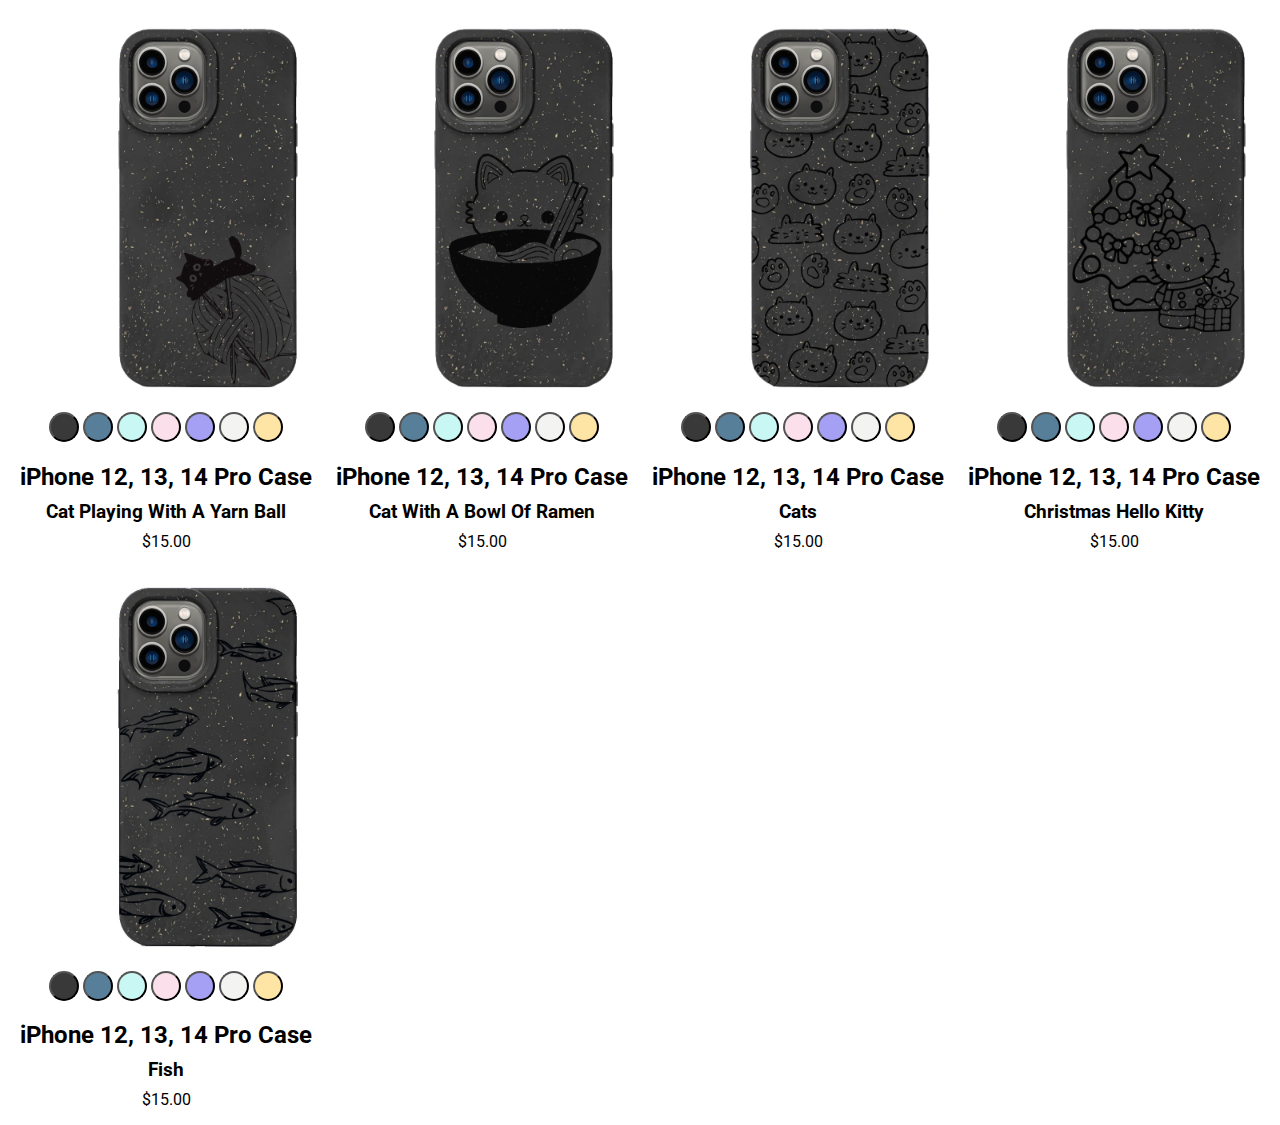
<file: index.html>
<!DOCTYPE html>
<html lang="en">
  <head>
    <meta charset="UTF-8" />
    <meta name="viewport" content="width=device-width, initial-scale=1.0" />
    <title>Document</title>
    <link rel="stylesheet" href="style.css" />
  </head>
  <body>
    <div class="container">
      <div class="wrapper">
        <div class="picture-container">
          <a href="catball.html">
            <img
              src="cat on yarn ball/black yarn.png"
              id="cat-yarn"
              alt="phone case with design"
            />
          </a>
        </div>
        <div class="buttons-container">
          <button class="black" id="black-cat-yarn"></button>
          <button class="blue" id="blue-cat-yarn"></button>
          <button class="mint" id="mint-cat-yarn"></button>
          <button class="pink" id="pink-cat-yarn"></button>
          <button class="purple" id="purple-cat-yarn"></button>
          <button class="white" id="white-cat-yarn"></button>
          <button class="yellow" id="yellow-cat-yarn"></button>
        </div>
      </div>
      <h2>iPhone 12, 13, 14 Pro Case</h2>
      <h3>Cat Playing With A Yarn Ball</h3>
      <p>$15.00</p>
    </div>

    <div class="container">
      <div class="wrapper">
        <div class="picture-container">
          <a href="catnoodle.html">
            <img
              src="cat with noodle/black noodle.png"
              id="cat-noodle"
              alt="phone case with design"
            />
          </a>
        </div>
        <div class="buttons-container">
          <button class="black" id="black-noodle"></button>
          <button class="blue" id="blue-noodle"></button>
          <button class="mint" id="mint-noodle"></button>
          <button class="pink" id="pink-noodle"></button>
          <button class="purple" id="purple-noodle"></button>
          <button class="white" id="white-noodle"></button>
          <button class="yellow" id="yellow-noodle"></button>
        </div>
      </div>
      <h2>iPhone 12, 13, 14 Pro Case</h2>
      <h3>Cat With A Bowl Of Ramen</h3>
      <p>$15.00</p>
    </div>

    <div class="container">
      <div class="wrapper">
        <div class="picture-container">
          <a href="cats.html">
            <img
              src="cats/blackcats.png"
              id="cats"
              alt="phone case with design"
            />
          </a>
        </div>
        <div class="buttons-container">
          <button class="black" id="black-cats"></button>
          <button class="blue" id="blue-cats"></button>
          <button class="mint" id="mint-cats"></button>
          <button class="pink" id="pink-cats"></button>
          <button class="purple" id="purple-cats"></button>
          <button class="white" id="white-cats"></button>
          <button class="yellow" id="yellow-cats"></button>
        </div>
      </div>
      <h2>iPhone 12, 13, 14 Pro Case</h2>
      <h3>Cats</h3>
      <p>$15.00</p>
    </div>

    <div class="container">
      <div class="wrapper">
        <div class="picture-container">
          <a href="chk.html">
            <img
              src="christmas hello kitty/black christmas.png"
              id="christmas-hk"
              alt="phone case with design"
            />
          </a>
        </div>
        <div class="buttons-container">
          <button class="black" id="black-christmas-hk"></button>
          <button class="blue" id="blue-christmas-hk"></button>
          <button class="mint" id="mint-christmas-hk"></button>
          <button class="pink" id="pink-christmas-hk"></button>
          <button class="purple" id="purple-christmas-hk"></button>
          <button class="white" id="white-christmas-hk"></button>
          <button class="yellow" id="yellow-christmas-hk"></button>
        </div>
      </div>
      <h2>iPhone 12, 13, 14 Pro Case</h2>
      <h3>Christmas Hello Kitty</h3>
      <p>$15.00</p>
    </div>

    <div class="container">
      <div class="wrapper">
        <div class="picture-container">
          <a href="fish.html">
            <img
              src="fish/blackfish.jpg"
              id="fish"
              alt="phone case with design"
            />
          </a>
        </div>
        <div class="buttons-container">
          <button class="black" id="blackfish"></button>
          <button class="blue" id="bluefish"></button>
          <button class="mint" id="mintfish"></button>
          <button class="pink" id="pinkfish"></button>
          <button class="purple" id="purplefish"></button>
          <button class="white" id="whitefish"></button>
          <button class="yellow" id="yellowfish"></button>
        </div>
      </div>
      <h2>iPhone 12, 13, 14 Pro Case</h2>
      <h3>Fish</h3>
      <p>$15.00</p>
    </div>

    <script src="script.js"></script>
  </body>
</html>
</file>
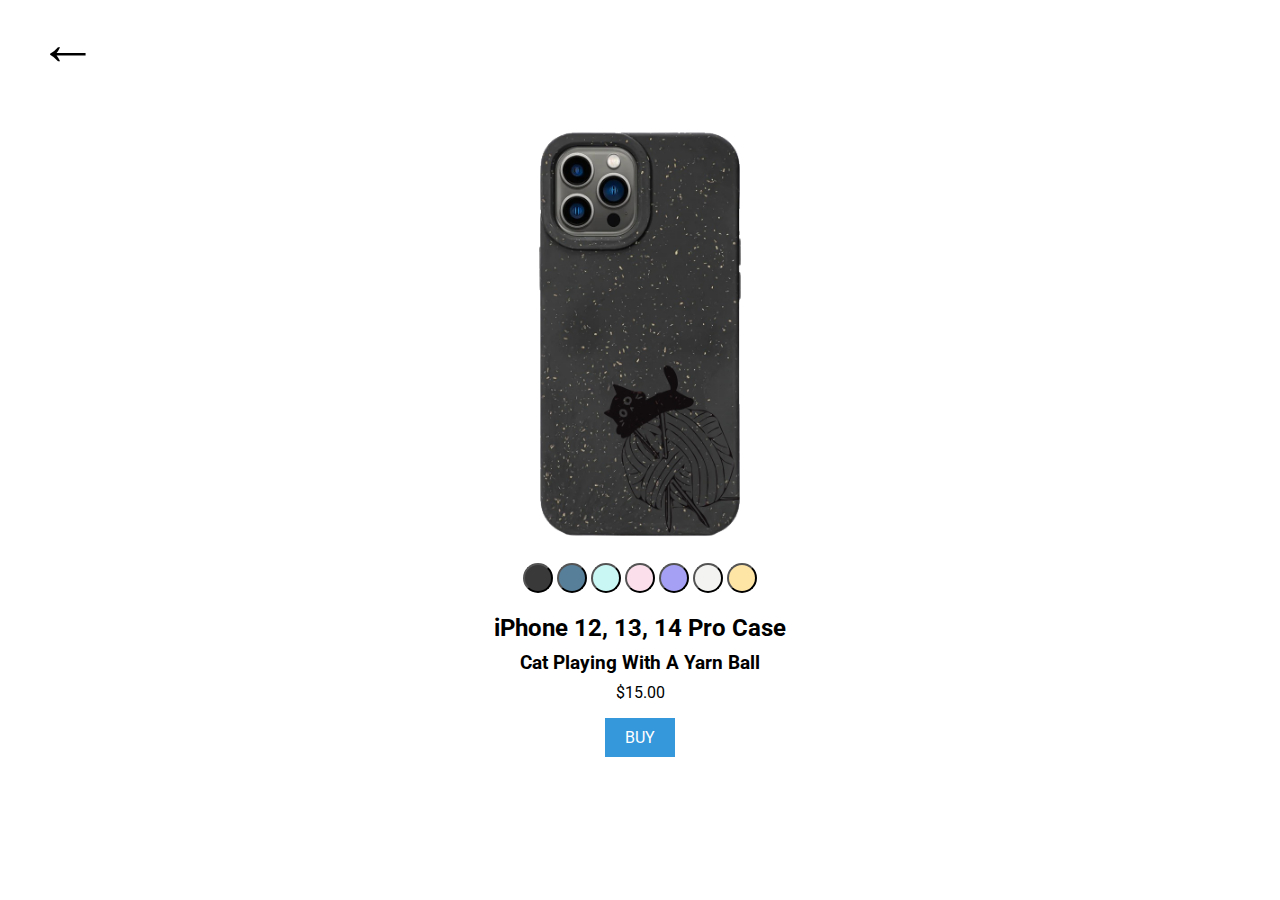
<file: catball.html>
<!DOCTYPE html>
<html lang="en">
  <head>
    <meta charset="UTF-8" />
    <meta name="viewport" content="width=device-width, initial-scale=1.0" />
    <title>Document</title>
    <link rel="stylesheet" href="style.css" />
  </head>
  <body>
    <a href="index.html"  id="back">&#8592;</a>

    <br />
    <div class="info-container">
      <img
        src="cat on yarn ball/black yarn.png"
        id="cat-yarn"
        alt="phone case with design"
      />

      <div class="buttons-container">
        <button class="black" id="black-cat-yarn"></button>
        <button class="blue" id="blue-cat-yarn"></button>
        <button class="mint" id="mint-cat-yarn"></button>
        <button class="pink" id="pink-cat-yarn"></button>
        <button class="purple" id="purple-cat-yarn"></button>
        <button class="white" id="white-cat-yarn"></button>
        <button class="yellow" id="yellow-cat-yarn"></button>
      </div>

      <h2>iPhone 12, 13, 14 Pro Case</h2>
      <h3>Cat Playing With A Yarn Ball</h3>
      <p>$15.00</p>

      <a
        href="https://portal.veinternational.org/buybuttons/us015434/btn/iphone-13-pro-case-with-design-002/" target="_blank"
      >
        <button class="buy">BUY</button>
      </a>
    </div>

    <script src="script.js"></script>
  </body>
</html>
</file>
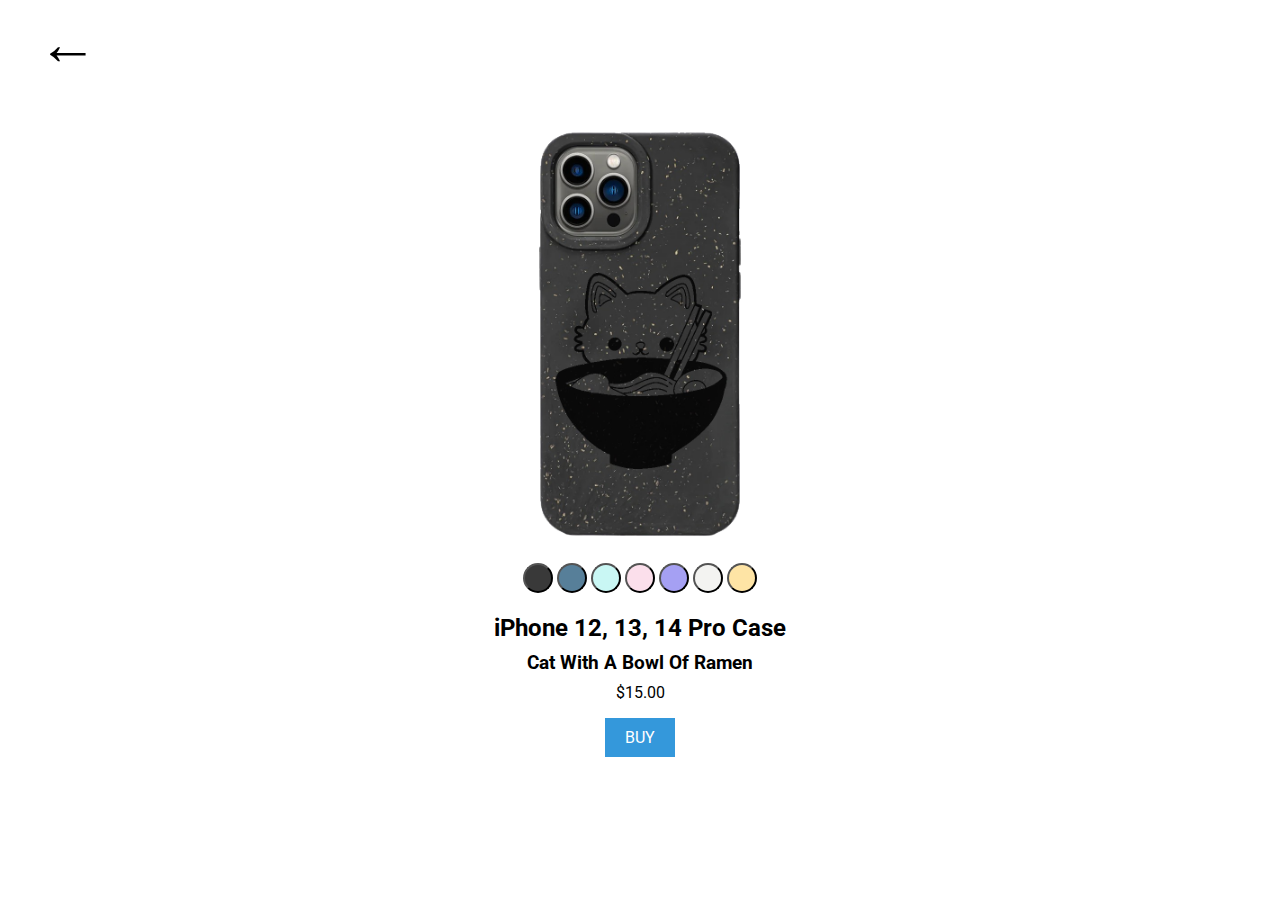
<file: catnoodle.html>
<!DOCTYPE html>
<html lang="en">
  <head>
    <meta charset="UTF-8" />
    <meta name="viewport" content="width=device-width, initial-scale=1.0" />
    <title>Document</title>
    <link rel="stylesheet" href="style.css" />
  </head>
  <body>

    <a href="index.html" id="back">&#8592;</a>

    <br />
    <div class="info-container">
      <img
        src="cat with noodle/black noodle.png"
        id="cat-noodle"
        alt="phone case with design"
      />

      <div class="buttons-container">
        <button class="black" id="black-noodle"></button>
        <button class="blue" id="blue-noodle"></button>
        <button class="mint" id="mint-noodle"></button>
        <button class="pink" id="pink-noodle"></button>
        <button class="purple" id="purple-noodle"></button>
        <button class="white" id="white-noodle"></button>
        <button class="yellow" id="yellow-noodle"></button>
      </div>
      <h2>iPhone 12, 13, 14 Pro Case</h2>
      <h3>Cat With A Bowl Of Ramen</h3>
      <p>$15.00</p>
      <a href="https://portal.veinternational.org/buybuttons/us015434/btn/iphone-13-pro-case-with-design-002/" target="_blank"><button class="buy">BUY</button></a>
    </div>

    <script src="temp1.js"></script>
  </body>
</html>
</file>
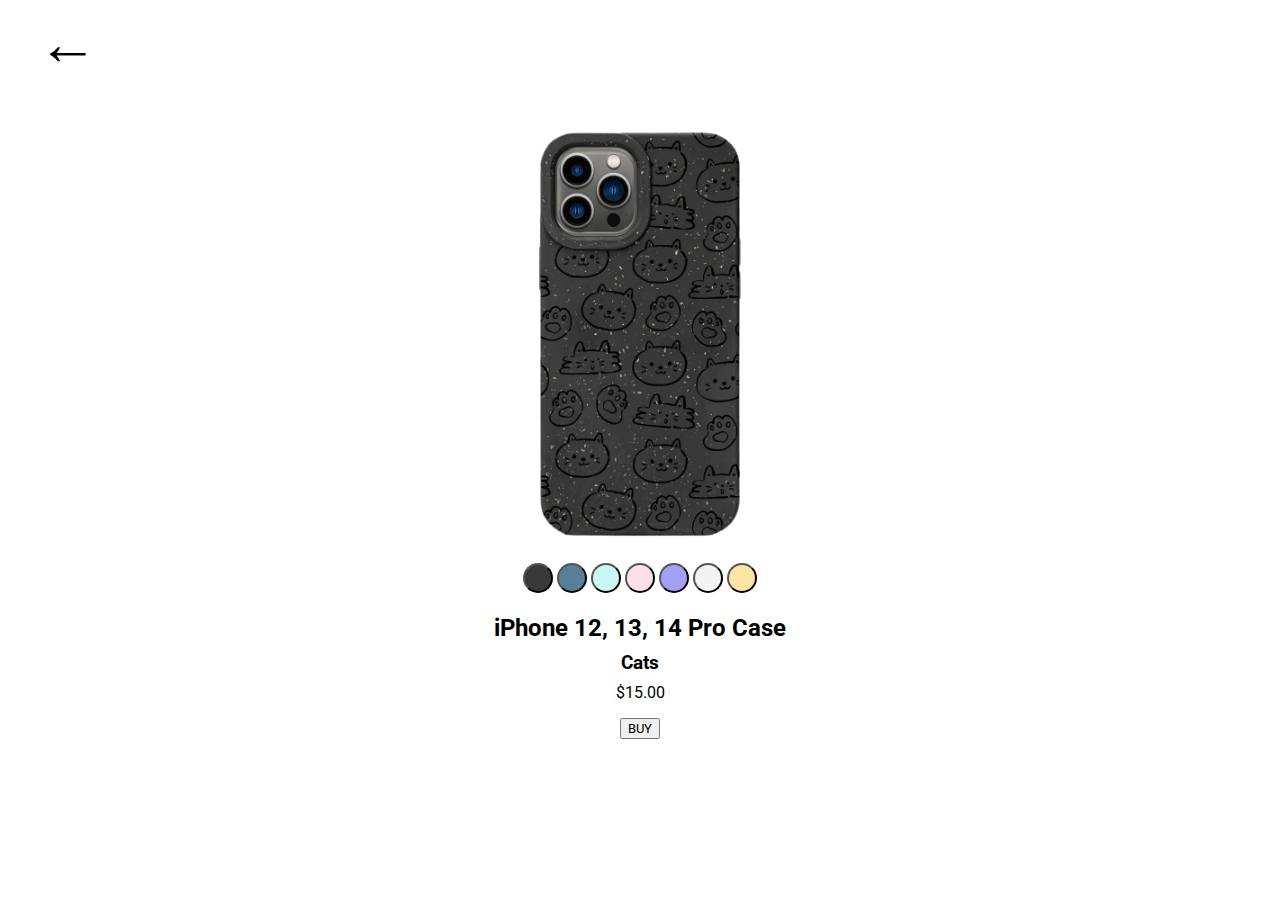
<file: cats.html>
<!DOCTYPE html>
<html lang="en">
  <head>
    <meta charset="UTF-8" />
    <meta name="viewport" content="width=device-width, initial-scale=1.0" />
    <title>Document</title>
    <link rel="stylesheet" href="style.css" />
  </head>
  <body>
    <a href="index.html" id="back">&#8592;</a>

    <br />

    <div class="info-container">
      
        <img src="cats/blackcats.png" id="cats" alt="phone case with design" />
      

      <div class="buttons-container">
        <button class="black" id="black-cats"></button>
        <button class="blue" id="blue-cats"></button>
        <button class="mint" id="mint-cats"></button>
        <button class="pink" id="pink-cats"></button>
        <button class="purple" id="purple-cats"></button>
        <button class="white" id="white-cats"></button>
        <button class="yellow" id="yellow-cats"></button>
      </div>

      <h2>iPhone 12, 13, 14 Pro Case</h2>
      <h3>Cats</h3>
      <p>$15.00</p>
      <a href="https://portal.veinternational.org/buybuttons/us015434/btn/iphone-13-pro-case-with-design-002/" target="_blank"><button className="buy">BUY</button></a>
    </div>

    <script src="temp2.js"></script>
  </body>
</html>
</file>
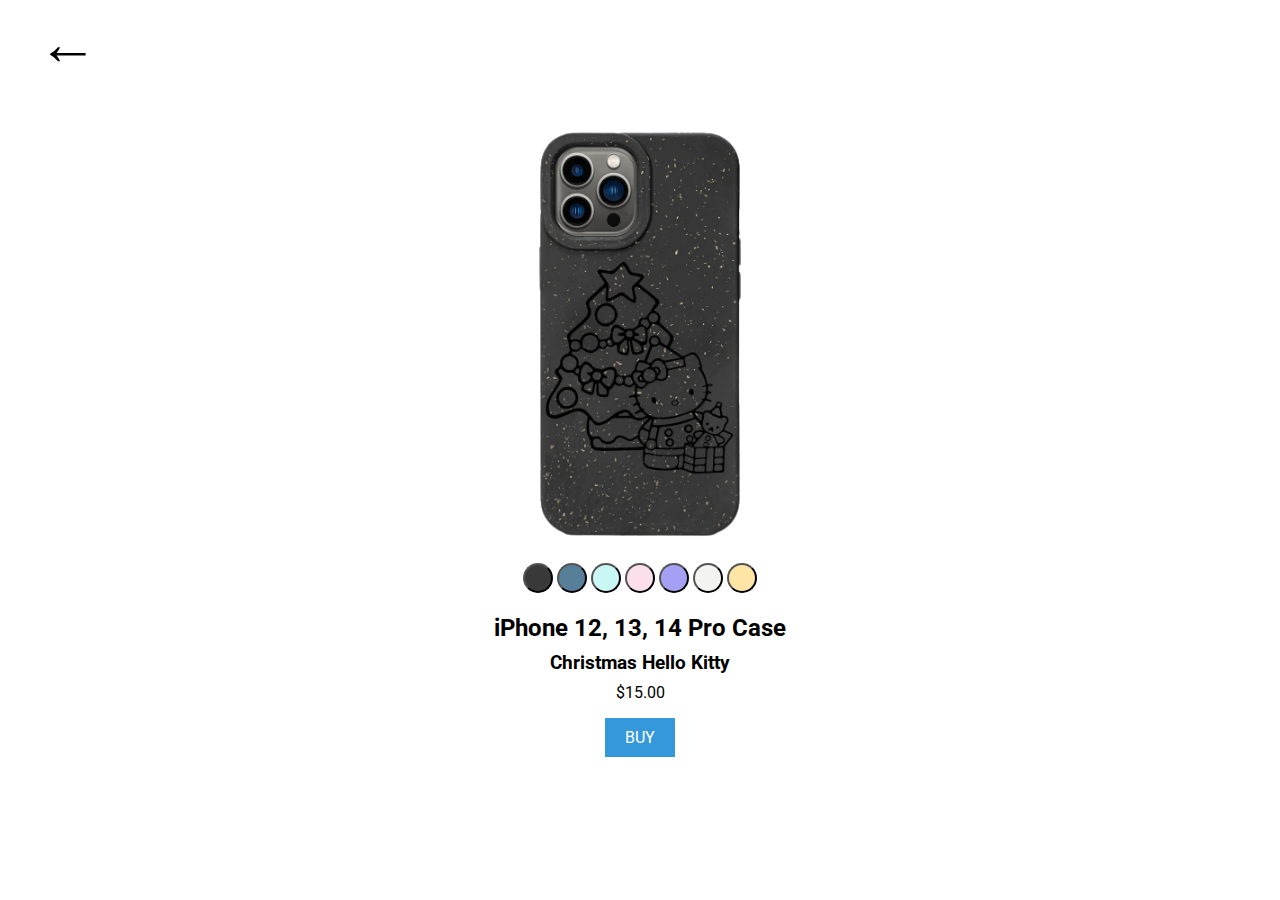
<file: chk.html>
<!DOCTYPE html>
<html lang="en">
<head>
    <meta charset="UTF-8">
    <meta name="viewport" content="width=device-width, initial-scale=1.0">
    <title>Document</title>
    <link rel="stylesheet" href="style.css">
</head>
<body>
    <a href="index.html" id="back">&#8592;</a>

    <br />

    <div class="info-container">
    
            <img
              src="christmas hello kitty/black christmas.png"
              id="christmas-hk"
              alt="phone case with design"
            />
          
        
        <div class="buttons-container">
          <button class="black" id="black-christmas-hk"></button>
          <button class="blue" id="blue-christmas-hk"></button>
          <button class="mint" id="mint-christmas-hk"></button>
          <button class="pink" id="pink-christmas-hk"></button>
          <button class="purple" id="purple-christmas-hk"></button>
          <button class="white" id="white-christmas-hk"></button>
          <button class="yellow" id="yellow-christmas-hk"></button>
        </div>
      
      <h2>iPhone 12, 13, 14 Pro Case</h2>
      <h3>Christmas Hello Kitty</h3>
      <p>$15.00</p>
      <a href="https://portal.veinternational.org/buybuttons/us015434/btn/iphone-13-pro-case-with-design-002/" target="_blank"><button class="buy">BUY</button></a>
    </div>

    <script src="temp3.js"></script>
</body>
</html>
</file>
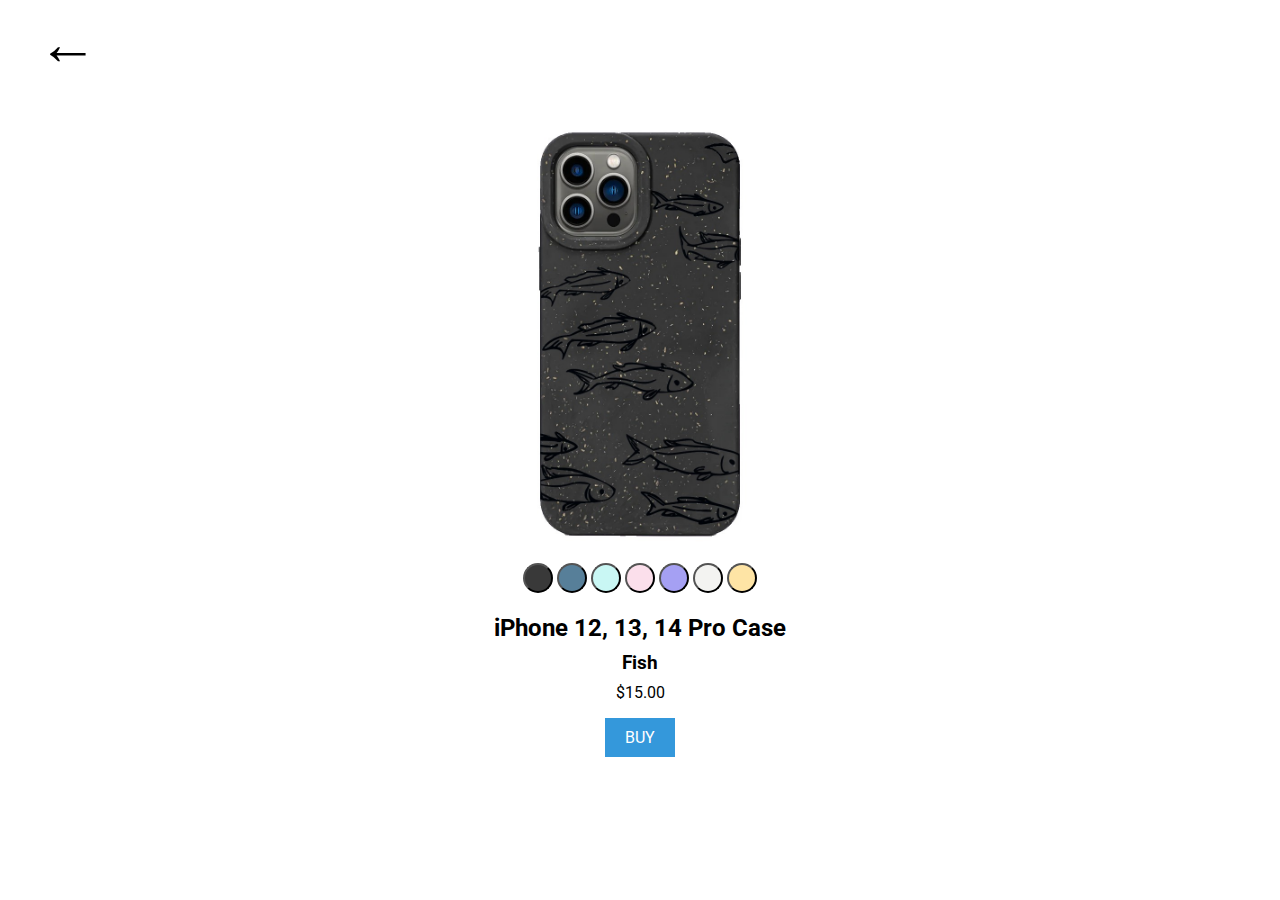
<file: fish.html>
<!DOCTYPE html>
<html lang="en">
  <head>
    <meta charset="UTF-8" />
    <meta name="viewport" content="width=device-width, initial-scale=1.0" />
    <title>Document</title>
    <link rel="stylesheet" href="style.css" />
  </head>
  <body>
    <a href="index.html" id="back">&#8592;</a>

    <br />

    <div class="info-container">
      <img src="fish/blackfish.jpg" id="fish" alt="phone case with design" />

      <div class="buttons-container">
        <button class="black" id="blackfish"></button>
        <button class="blue" id="bluefish"></button>
        <button class="mint" id="mintfish"></button>
        <button class="pink" id="pinkfish"></button>
        <button class="purple" id="purplefish"></button>
        <button class="white" id="whitefish"></button>
        <button class="yellow" id="yellowfish"></button>
      </div>

      <h2>iPhone 12, 13, 14 Pro Case</h2>
      <h3>Fish</h3>
      <p>$15.00</p>
      <a href="https://portal.veinternational.org/buybuttons/us015434/btn/iphone-13-pro-case-with-design-002/" target="_blank"><button class="buy">BUY</button></a>
    </div>

    <script src="temp4.js"></script>
  </body>
</html>
</file>
<file: style.css>
@import url('https://fonts.googleapis.com/css2?family=Comic+Neue&family=Gabarito:wght@500&family=Lato&family=Montserrat&family=Mukta:wght@600&family=MuseoModerno:wght@600&family=Open+Sans&family=PT+Sans:wght@700&family=Pixelify+Sans:wght@600&family=Poppins:wght@500&family=REM:wght@300&family=Roboto&family=Roboto+Condensed&family=Roboto+Slab&family=Tilt+Neon&display=swap');

* {
  font-family: 'roboto';
}

a:link, :visited {
  text-decoration: none;
  color: inherit;
}

.container {
  width: 25%;
  text-align: center;
  height: 100%;
  float: left;
}

img {
  width: 400px;
}

.black,
.blue,
.blue,
.mint,
.pink,
.purple,
.white,
.yellow {
  display: inline-block;
  width: 30px;
  height: 30px;
  font-size: 16px;
  text-align: center;
  text-decoration: none;
  border-radius: 50%;
  background-color: #3498db;
  color: #fff;
  cursor: pointer;
  outline: none;
}

.black {
  background-color: #393939;
}

.blue {
  background-color: #577f99;
}

.mint {
  background-color: #c9f7f4;
}

.pink {
  background-color: #fbdfeb;
}

.purple {
  background-color: #a5a0f3;
}

.white {
  background-color: #f3f3f1;
}

.yellow {
  background-color: #fee4a5;
}



.buy {
  display: inline-block;
  padding: 10px 20px;
  font-size: 16px;
  text-align: center;
  text-decoration: none;
  background-color: #3498db;
  color: #fff;
  border: none;
  cursor: pointer;
  outline: none;
  transition: background-color 0.3s;
  margin-bottom: 40px;
}

.buy:hover {
  background-color: #2980b9;
}

h3 {
  margin-top: -10px;
}

p {
  margin-top: -10px;
}

#back {
  font-size: 60px;
  margin-left: 30px;
}

#back:hover {
  color: lightcoral;
}

.info-container {
  margin-top: 30px;
  text-align: center;
  justify-content: center;
  align-items: center;
}

.info-container img{
  width: 450px;
}
</file>
